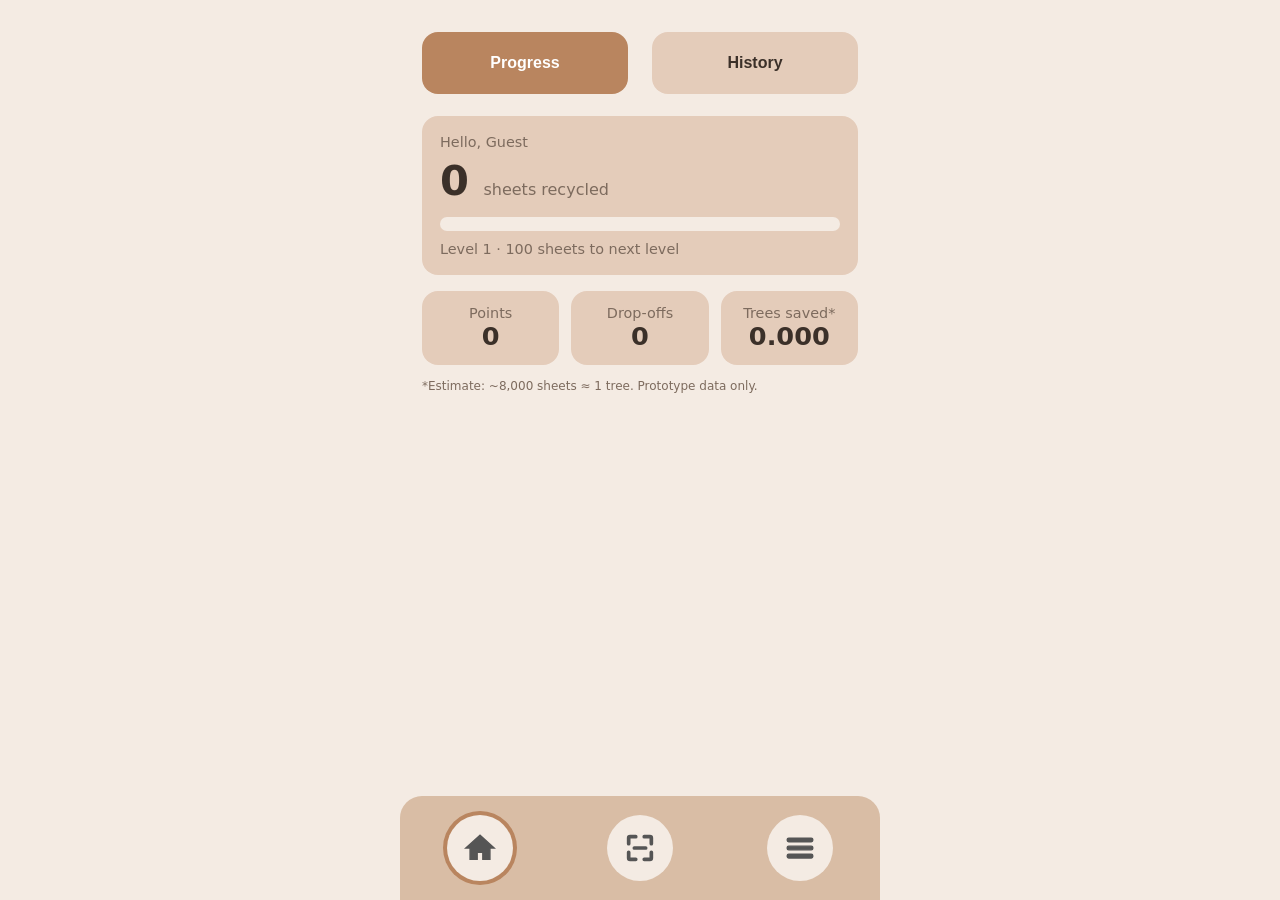
<file: index.html>
<!DOCTYPE html>
<html lang="en">
<head>
  <meta charset="UTF-8" />
  <meta name="viewport" content="width=device-width, initial-scale=1, viewport-fit=cover" />
  <meta name="theme-color" content="#F4EBE3" />
  <title>PaperCycle – Home</title>
  <link rel="stylesheet" href="style.css" />
</head>
<body>
  <div class="app">
    <main class="view">
      <div class="top-tabs">
        <button class="tab active" data-tab="progress">Progress</button>
        <button class="tab" data-tab="history">History</button>
      </div>

      <section id="tab-progress" class="tab-panel active">
        <div class="card">
          <p class="muted">Hello, <span id="userName">Guest</span></p>
          <h1><span id="totalSheets">0</span> <small>sheets recycled</small></h1>
          <div class="progress-bar"><div id="progressFill" class="progress-fill"></div></div>
          <p class="muted"><span id="levelText">Level 1</span> · <span id="toNext">100</span> sheets to next level</p>
        </div>

        <div class="stats">
          <div class="card small"><p class="muted">Points</p><h2 id="points">0</h2></div>
          <div class="card small"><p class="muted">Drop-offs</p><h2 id="dropCount">0</h2></div>
          <div class="card small"><p class="muted">Trees saved*</p><h2 id="trees">0</h2></div>
        </div>
        <p class="footnote">*Estimate: ~8,000 sheets ≈ 1 tree. Prototype data only.</p>
      </section>

      <section id="tab-history" class="tab-panel">
        <ul id="historyList" class="history"></ul>
        <p id="historyEmpty" class="muted center">No drop-offs yet. Tap the scan button to start.</p>
      </section>
    </main>

    <div id="toast" class="toast" role="status"></div>

    <nav class="nav">
      <a class="nav-btn active" href="index.html" aria-label="Home">
        <svg viewBox="0 0 24 24"><path d="M12 3 2 12h3v8h5v-5h4v5h5v-8h3z"/></svg>
      </a>
      <a class="nav-btn" href="scan.html" aria-label="Scan">
        <svg viewBox="0 0 24 24" fill="none" stroke-width="2.6" stroke-linecap="round" stroke-linejoin="round">
          <path d="M4 9V5a1 1 0 0 1 1-1h4M15 4h4a1 1 0 0 1 1 1v4M20 15v4a1 1 0 0 1-1 1h-4M9 20H5a1 1 0 0 1-1-1v-4"/>
          <path d="M8 12h8"/>
        </svg>
      </a>
      <a class="nav-btn" href="menu.html" aria-label="Menu">
        <svg viewBox="0 0 24 24"><rect x="3" y="5" width="18" height="2.6" rx="1"/><rect x="3" y="10.7" width="18" height="2.6" rx="1"/><rect x="3" y="16.4" width="18" height="2.6" rx="1"/></svg>
      </a>
    </nav>
  </div>

  <script src="common.js"></script>
  <script src="home.js"></script>
</body>
</html>
</file>
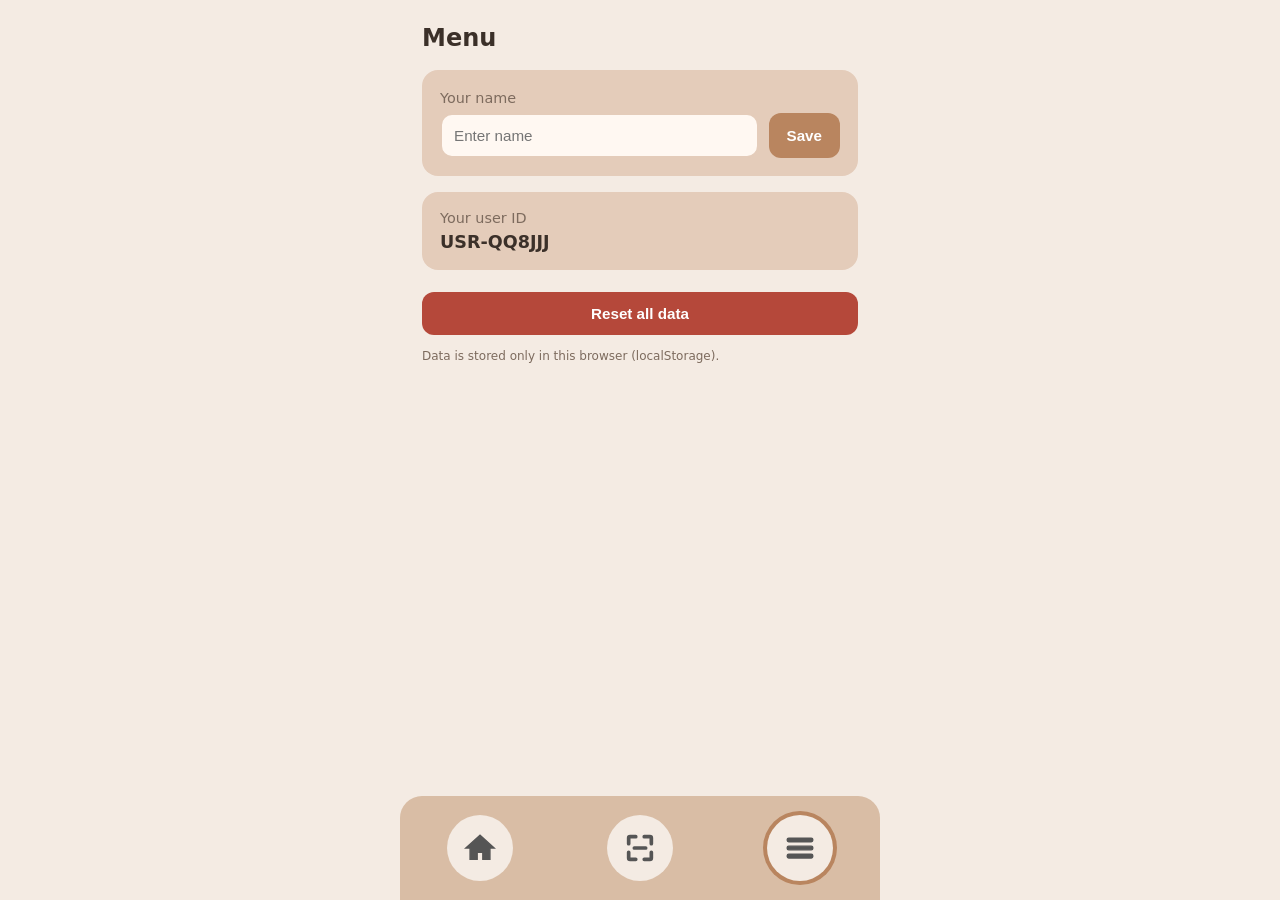
<file: menu.html>
<!DOCTYPE html>
<html lang="en">
<head>
  <meta charset="UTF-8" />
  <meta name="viewport" content="width=device-width, initial-scale=1, viewport-fit=cover" />
  <meta name="theme-color" content="#F4EBE3" />
  <title>PaperCycle – Menu</title>
  <link rel="stylesheet" href="style.css" />
</head>
<body>
  <div class="app">
    <main class="view">
      <h2 class="title">Menu</h2>

      <div class="card">
        <label class="muted" for="nameInput">Your name</label>
        <div class="manual">
          <input id="nameInput" placeholder="Enter name" />
          <button id="btnSaveName" class="btn">Save</button>
        </div>
      </div>

      <div class="card">
        <p class="muted">Your user ID</p>
        <h3 id="userId">-</h3>
      </div>

      <button id="btnReset" class="btn danger">Reset all data</button>
      <p class="footnote">Data is stored only in this browser (localStorage).</p>
    </main>

    <div id="toast" class="toast" role="status"></div>

    <nav class="nav">
      <a class="nav-btn" href="index.html" aria-label="Home">
        <svg viewBox="0 0 24 24"><path d="M12 3 2 12h3v8h5v-5h4v5h5v-8h3z"/></svg>
      </a>
      <a class="nav-btn" href="scan.html" aria-label="Scan">
        <svg viewBox="0 0 24 24" fill="none" stroke-width="2.6" stroke-linecap="round" stroke-linejoin="round">
          <path d="M4 9V5a1 1 0 0 1 1-1h4M15 4h4a1 1 0 0 1 1 1v4M20 15v4a1 1 0 0 1-1 1h-4M9 20H5a1 1 0 0 1-1-1v-4"/>
          <path d="M8 12h8"/>
        </svg>
      </a>
      <a class="nav-btn active" href="menu.html" aria-label="Menu">
        <svg viewBox="0 0 24 24"><rect x="3" y="5" width="18" height="2.6" rx="1"/><rect x="3" y="10.7" width="18" height="2.6" rx="1"/><rect x="3" y="16.4" width="18" height="2.6" rx="1"/></svg>
      </a>
    </nav>
  </div>

  <script src="common.js"></script>
  <script src="menu.js"></script>
</body>
</html>
</file>
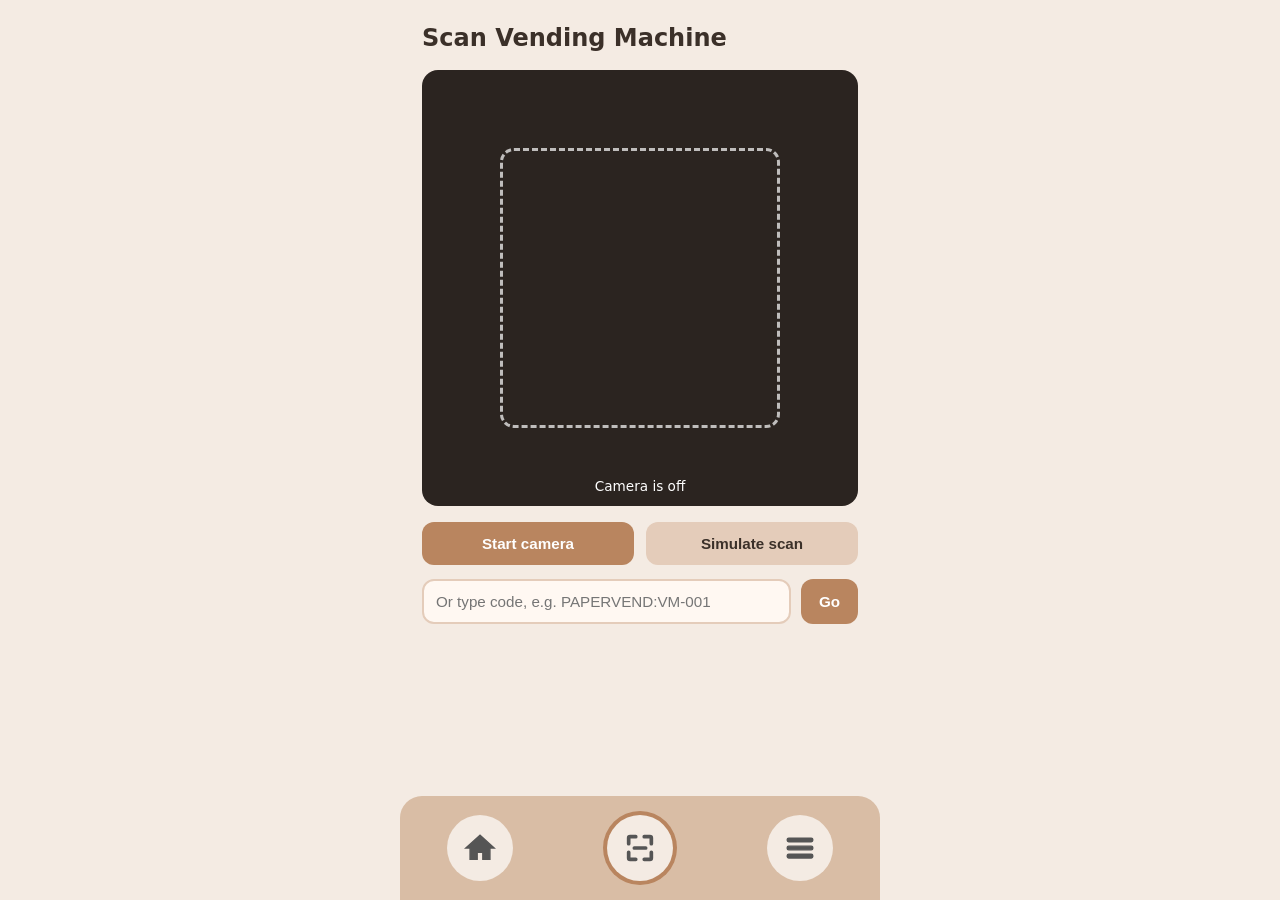
<file: scan.html>
<!DOCTYPE html>
<html lang="en">
<head>
  <meta charset="UTF-8" />
  <meta name="viewport" content="width=device-width, initial-scale=1, viewport-fit=cover" />
  <meta name="theme-color" content="#F4EBE3" />
  <title>PaperCycle – Scan</title>
  <link rel="stylesheet" href="style.css" />
</head>
<body>
  <div class="app">
    <main class="view">
      <h2 class="title">Scan Vending Machine</h2>

      <!-- Step A: scan QR -->
      <div id="scanStep">
        <div class="camera-box">
          <video id="video" playsinline muted></video>
          <div class="frame"></div>
          <p id="cameraMsg" class="camera-msg">Camera is off</p>
        </div>
        <div class="row">
          <button id="btnCamera" class="btn">Start camera</button>
          <button id="btnSimulate" class="btn ghost">Simulate scan</button>
        </div>
        <form id="manualForm" class="manual">
          <input id="manualCode" placeholder="Or type code, e.g. PAPERVEND:VM-001" autocomplete="off" />
          <button class="btn" type="submit">Go</button>
        </form>
      </div>

      <!-- Step B: mesin terhubung -->
      <div id="sessionStep" hidden>
        <div class="card">
          <p class="muted">Connected to</p>
          <h2 id="machineId">VM-001</h2>
          <p id="machineStatus" class="status">Ready – insert your unused paper</p>
        </div>
        <div class="row">
          <button id="btnDrop" class="btn">Simulate paper drop</button>
          <button id="btnEnd" class="btn ghost">End session</button>
        </div>
        <div id="resultCard" class="card result" hidden></div>
      </div>
    </main>

    <div id="toast" class="toast" role="status"></div>

    <nav class="nav">
      <a class="nav-btn" href="index.html" aria-label="Home">
        <svg viewBox="0 0 24 24"><path d="M12 3 2 12h3v8h5v-5h4v5h5v-8h3z"/></svg>
      </a>
      <a class="nav-btn active" href="scan.html" aria-label="Scan">
        <svg viewBox="0 0 24 24" fill="none" stroke-width="2.6" stroke-linecap="round" stroke-linejoin="round">
          <path d="M4 9V5a1 1 0 0 1 1-1h4M15 4h4a1 1 0 0 1 1 1v4M20 15v4a1 1 0 0 1-1 1h-4M9 20H5a1 1 0 0 1-1-1v-4"/>
          <path d="M8 12h8"/>
        </svg>
      </a>
      <a class="nav-btn" href="menu.html" aria-label="Menu">
        <svg viewBox="0 0 24 24"><rect x="3" y="5" width="18" height="2.6" rx="1"/><rect x="3" y="10.7" width="18" height="2.6" rx="1"/><rect x="3" y="16.4" width="18" height="2.6" rx="1"/></svg>
      </a>
    </nav>
  </div>

  <script src="common.js"></script>
  <script src="scan.js"></script>
</body>
</html>
</file>
<file: style.css>
:root {
  --bg: #f4ebe3;
  --card: #e4ccba;
  --nav: #d9bda5;
  --icon: #555555;
  --text: #3b3029;
  --muted: #7d6b5e;
  --accent: #b9855f;
  --danger: #b5483a;
  --radius: 16px;
}

* { box-sizing: border-box; margin: 0; padding: 0; -webkit-tap-highlight-color: transparent; }

html, body { height: 100%; }

body {
  font-family: system-ui, -apple-system, "Segoe UI", Roboto, sans-serif;
  background: var(--bg);
  color: var(--text);
  display: flex;
  justify-content: center;
}

.app {
  position: relative;
  width: 100%;
  max-width: 480px;
  height: 100dvh;
  background: var(--bg);
  overflow: hidden;
}

/* ---------- Views ---------- */
.view {
  display: block;
  height: 100%;
  overflow-y: auto;
  padding: 24px 22px 130px;
}

.title { margin-bottom: 18px; }

/* ---------- Top tabs (the two buttons in the mockup) ---------- */
.top-tabs {
  display: flex;
  gap: 24px;
  margin: 8px 0 22px;
}
.tab {
  flex: 1;
  height: 62px;
  border: none;
  border-radius: var(--radius);
  background: var(--card);
  color: var(--text);
  font-size: 1rem;
  font-weight: 600;
  cursor: pointer;
  transition: transform .1s, background .2s;
}
.tab.active { background: var(--accent); color: #fff; }
.tab:active { transform: scale(.97); }

.tab-panel { display: none; }
.tab-panel.active { display: block; }

/* ---------- Cards ---------- */
.card {
  background: var(--card);
  border-radius: var(--radius);
  padding: 18px;
  margin-bottom: 16px;
}
.card h1 { font-size: 2.6rem; margin: 6px 0 12px; }
.card h1 small { font-size: 1rem; font-weight: 500; color: var(--muted); }
.card h2 { font-size: 1.6rem; }
.card h3 { font-size: 1.1rem; word-break: break-all; margin-top: 6px; }
.card.small { text-align: center; padding: 14px 8px; margin-bottom: 0; }

.stats { display: grid; grid-template-columns: repeat(3, 1fr); gap: 12px; }

.muted { color: var(--muted); font-size: .9rem; }
.center { text-align: center; margin-top: 30px; }
.footnote { color: var(--muted); font-size: .75rem; margin-top: 14px; }

.progress-bar {
  height: 14px;
  background: var(--bg);
  border-radius: 99px;
  overflow: hidden;
  margin-bottom: 10px;
}
.progress-fill {
  height: 100%;
  width: 0;
  background: var(--accent);
  border-radius: 99px;
  transition: width .8s ease;
}

/* ---------- History ---------- */
.history { list-style: none; display: grid; gap: 12px; }
.history li {
  background: var(--card);
  border-radius: var(--radius);
  padding: 14px 16px;
  display: flex;
  justify-content: space-between;
  align-items: center;
}
.history .sheets { font-weight: 700; font-size: 1.1rem; }

/* ---------- Scan ---------- */
.camera-box {
  position: relative;
  aspect-ratio: 1 / 1;
  background: #2b2420;
  border-radius: var(--radius);
  overflow: hidden;
  margin-bottom: 16px;
}
.camera-box video { width: 100%; height: 100%; object-fit: cover; }
.frame {
  position: absolute;
  inset: 18%;
  border: 3px dashed rgba(255,255,255,.7);
  border-radius: 14px;
  pointer-events: none;
}
.camera-msg {
  position: absolute;
  inset: auto 0 12px 0;
  text-align: center;
  color: #fff;
  font-size: .85rem;
}

.row { display: flex; gap: 12px; margin-bottom: 14px; }
.row .btn { flex: 1; }

.manual { display: flex; gap: 10px; margin-top: 6px; }
.manual input {
  flex: 1;
  min-width: 0;
  padding: 12px;
  border: 2px solid var(--card);
  border-radius: 12px;
  background: #fff8f2;
  font-size: .95rem;
  color: var(--text);
}

.btn {
  border: none;
  border-radius: 12px;
  padding: 13px 18px;
  background: var(--accent);
  color: #fff;
  font-size: .95rem;
  font-weight: 600;
  cursor: pointer;
}
.btn:active { transform: scale(.97); }
.btn:disabled { opacity: .5; cursor: not-allowed; }
.btn.ghost { background: var(--card); color: var(--text); }
.btn.danger { background: var(--danger); width: 100%; margin-top: 6px; }

.status { margin-top: 8px; font-weight: 600; }
.status.busy { color: var(--accent); animation: pulse 1s infinite; }

.result h2 { margin: 4px 0 8px; }

@keyframes pulse { 50% { opacity: .4; } }

/* ---------- Toast ---------- */
.toast {
  position: absolute;
  left: 50%;
  bottom: 130px;
  transform: translate(-50%, 20px);
  background: var(--text);
  color: #fff;
  padding: 12px 18px;
  border-radius: 12px;
  font-size: .9rem;
  opacity: 0;
  pointer-events: none;
  transition: .3s;
  max-width: 88%;
  text-align: center;
}
.toast.show { opacity: 1; transform: translate(-50%, 0); }

/* ---------- Bottom nav ---------- */
.nav {
  position: absolute;
  left: 0; right: 0; bottom: 0;
  height: 104px;
  padding-bottom: env(safe-area-inset-bottom);
  background: var(--nav);
  border-radius: 22px 22px 0 0;
  display: flex;
  justify-content: space-around;
  align-items: center;
}
.nav-btn {
  width: 66px;
  height: 66px;
  border: none;
  border-radius: 50%;
  background: var(--bg);
  display: grid;
  place-items: center;
  cursor: pointer;
  text-decoration: none;
  transition: transform .1s, box-shadow .2s;
}
.nav-btn svg { width: 34px; height: 34px; fill: var(--icon); stroke: var(--icon); }
.nav-btn svg[fill="none"] { fill: none; }
.nav-btn:active { transform: scale(.93); }
.nav-btn.active { box-shadow: 0 0 0 4px var(--accent); }
</file>
